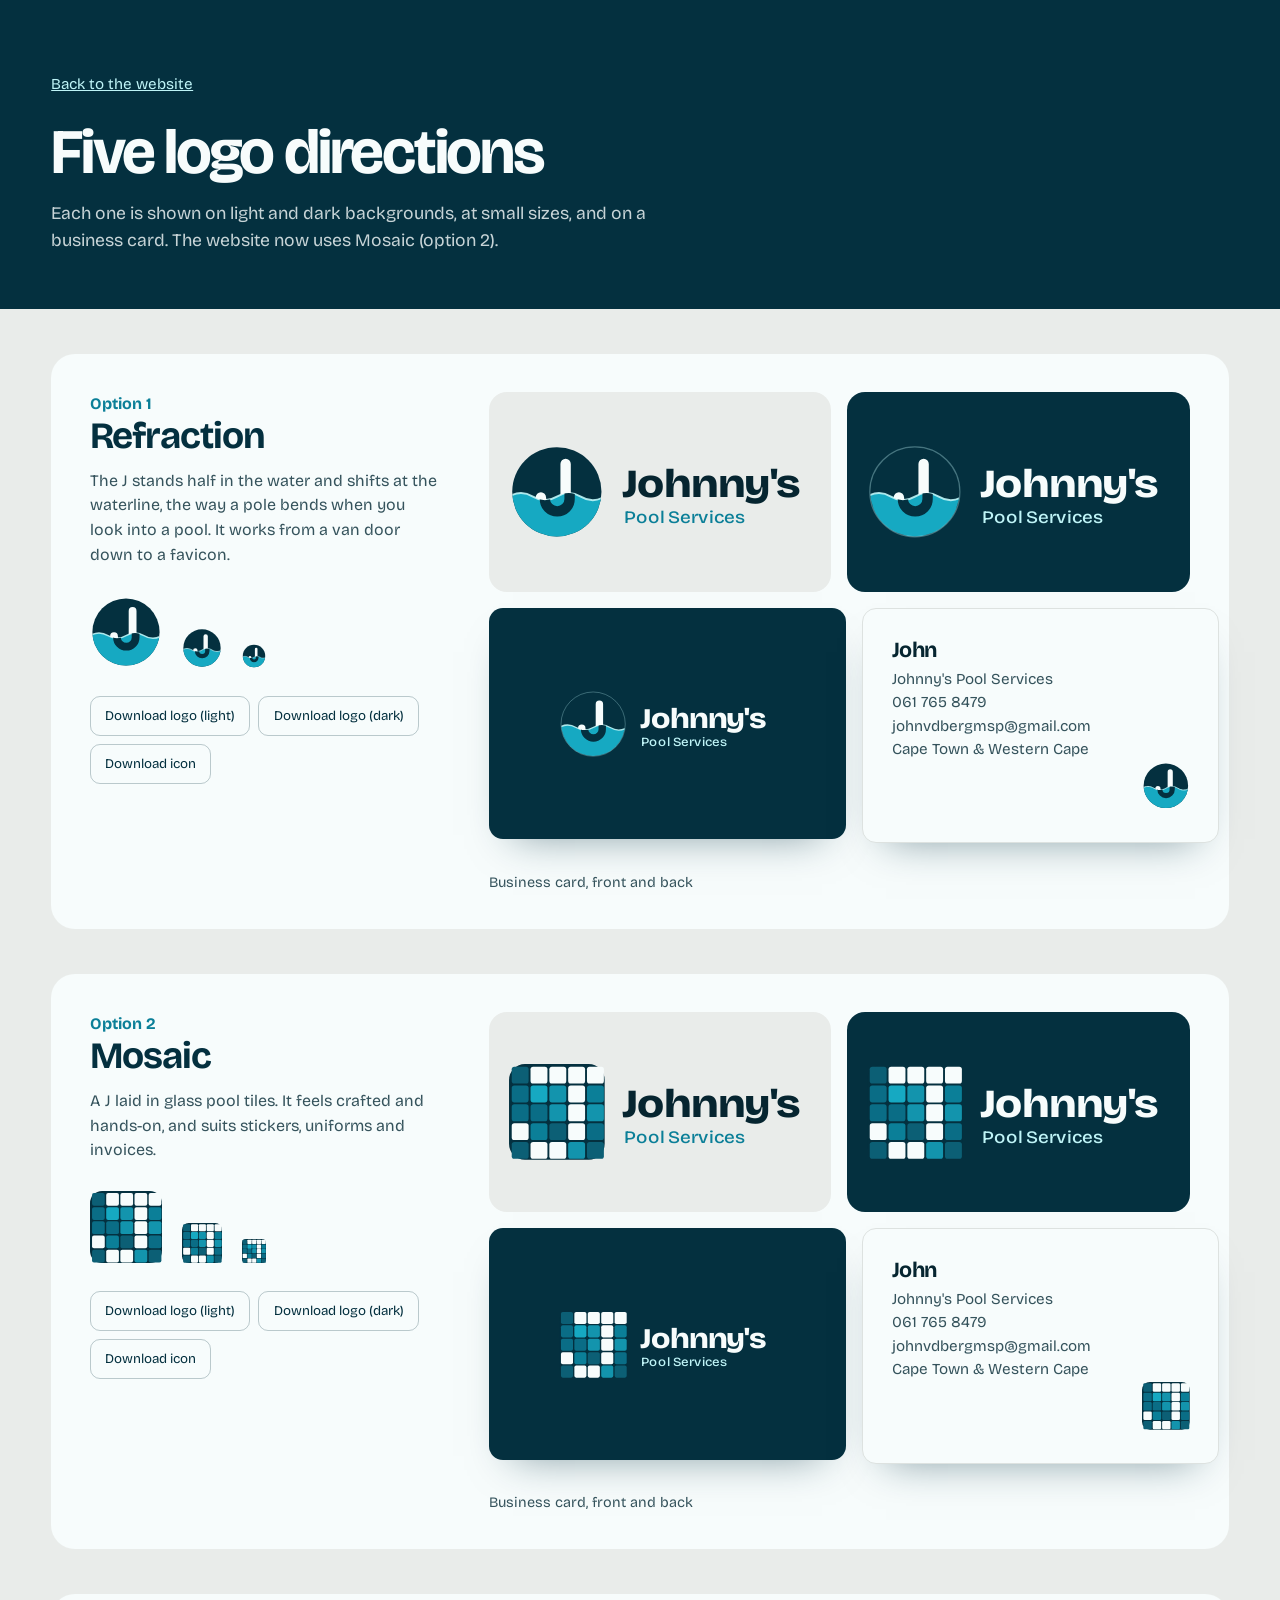
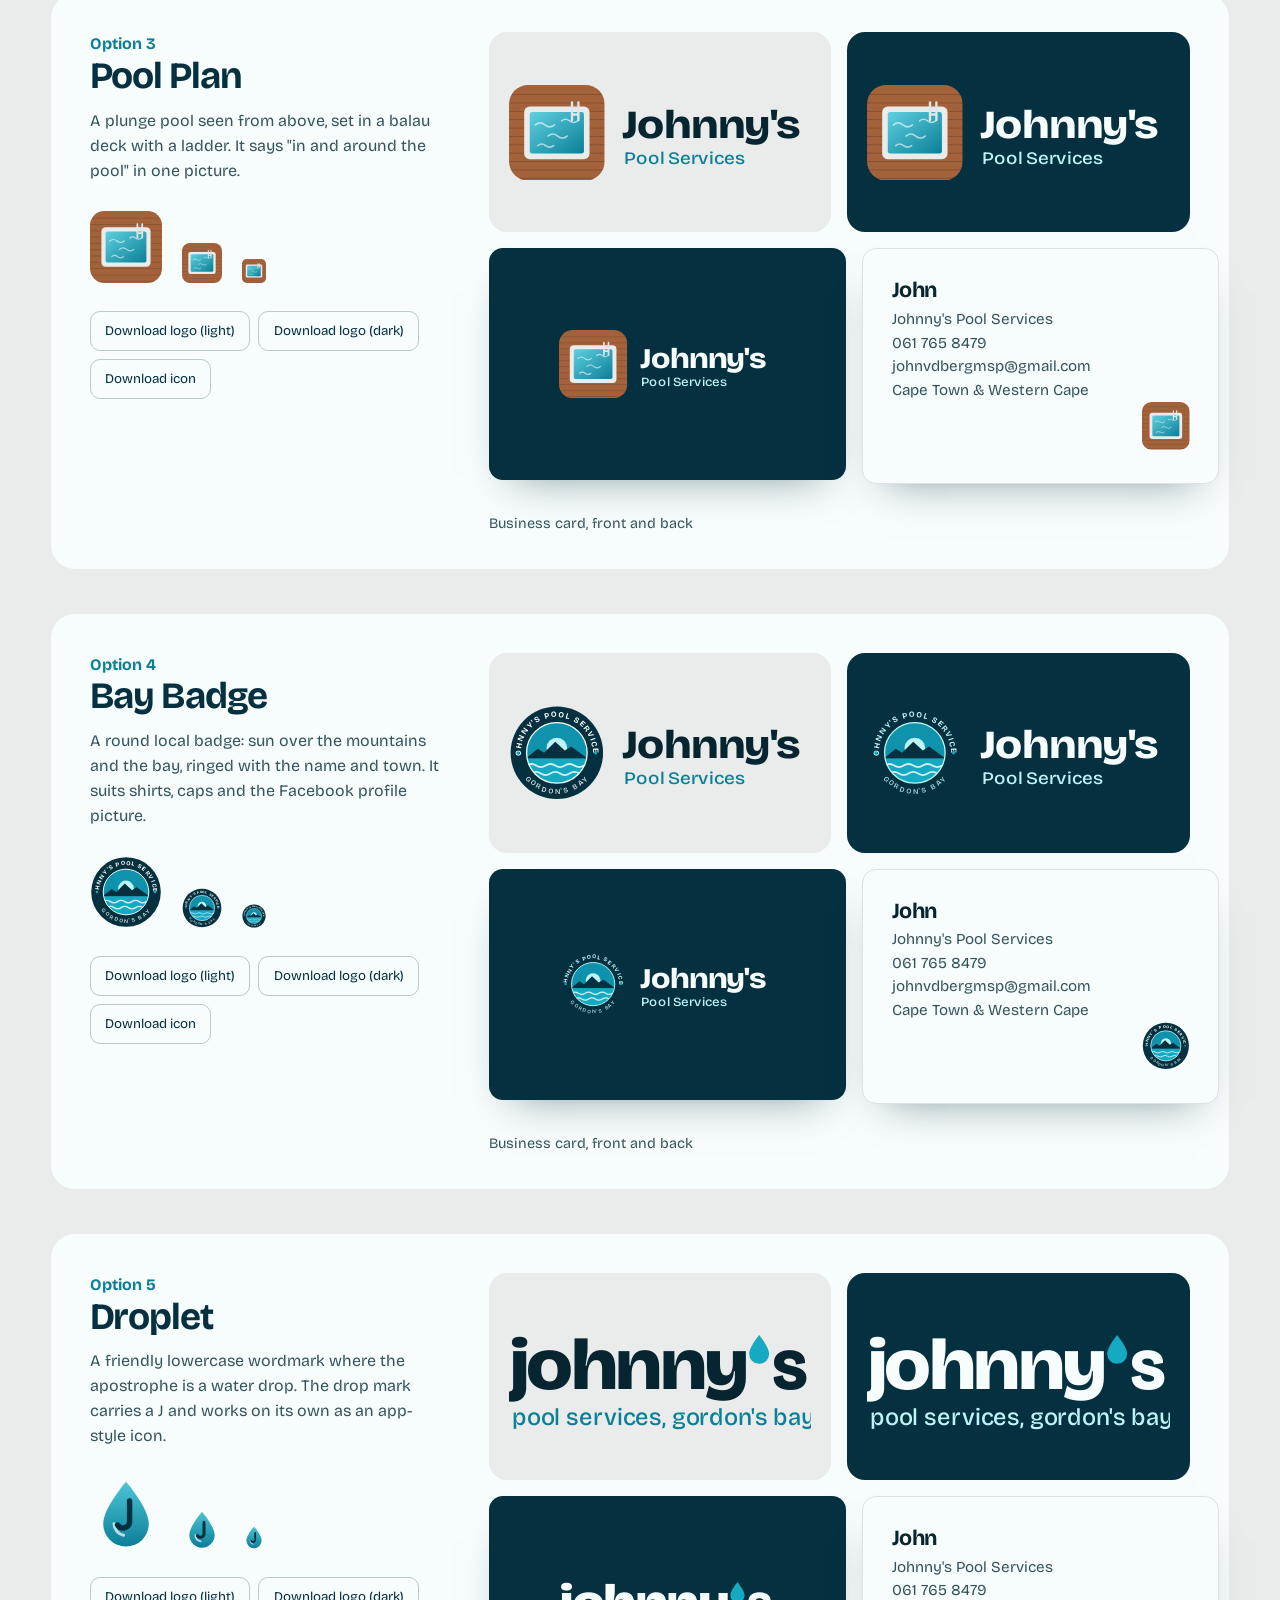
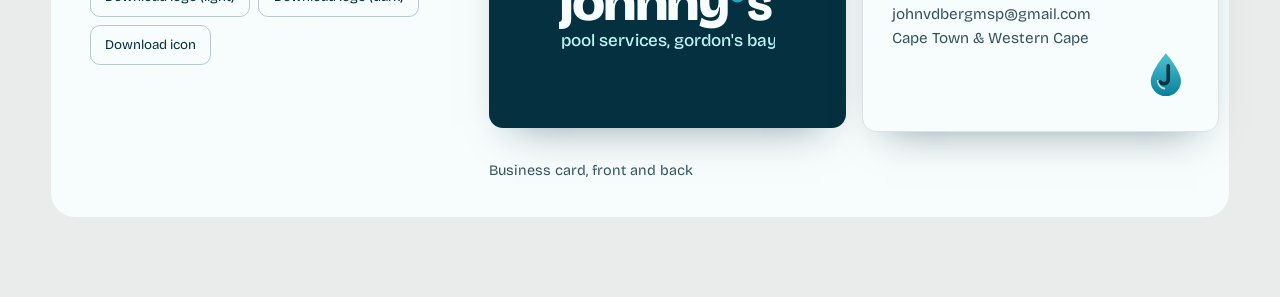
<file: logos.html>
<!doctype html>
<html lang="en-ZA">
<head>
  <meta charset="utf-8">
  <meta name="viewport" content="width=device-width, initial-scale=1">
  <title>Logo Options | Johnny's Pool Services</title>
  <meta name="robots" content="noindex, nofollow">
  <link rel="icon" href="favicon.svg" type="image/svg+xml">
  <link rel="preconnect" href="https://fonts.googleapis.com">
  <link rel="preconnect" href="https://fonts.gstatic.com" crossorigin>
  <link href="https://fonts.googleapis.com/css2?family=Bricolage+Grotesque:opsz,wdth,wght@12..96,75..100,300..800&display=swap" rel="stylesheet">
  <style>
    :root { --abyss:#04303f; --mosaic:#16a9c2; --mosaic-deep:#0b7f98; --glint:#bff4f7; --coping:#e9ecea; --ink:#062530; --ink-soft:#35535c; --white:#f7fcfc; }
    * { box-sizing: border-box; }
    body { margin: 0; font-family: 'Bricolage Grotesque', 'Segoe UI', sans-serif; color: var(--ink); background: var(--coping); line-height: 1.55; -webkit-font-smoothing: antialiased; }
    a { color: inherit; }
    :focus-visible { outline: 3px solid var(--mosaic); outline-offset: 3px; border-radius: 6px; }
    header { background: var(--abyss); color: var(--white); padding: clamp(3rem, 8vh, 5rem) clamp(1rem, 4vw, 3.5rem) clamp(2.5rem, 6vh, 4rem); }
    header a { font-size: .95rem; color: var(--glint); }
    h1 { margin: 1.5rem 0 0; font-size: clamp(2.2rem, 1.4rem + 3.2vw, 4.2rem); line-height: 1; letter-spacing: -.035em; font-variation-settings: 'opsz' 96; }
    header p { margin: 1rem 0 0; max-width: 38rem; color: rgba(247,252,252,.8); font-size: 1.1rem; }
    main { padding: clamp(2rem, 5vh, 4rem) clamp(1rem, 4vw, 3.5rem) 5rem; display: grid; gap: clamp(2rem, 5vh, 3.5rem); }
    .concept { background: var(--white); border-radius: 24px; padding: clamp(1.25rem, 3vw, 2.5rem); display: grid; grid-template-columns: minmax(0, 1fr) minmax(0, 2fr); gap: clamp(1.5rem, 4vw, 3rem); }
    .concept h2 { margin: 0; font-size: clamp(1.6rem, 1.2rem + 1.4vw, 2.35rem); letter-spacing: -.03em; line-height: 1.05; color: var(--abyss); }
    .concept .num { font-weight: 700; color: var(--mosaic-deep); font-size: 1rem; }
    .concept p { margin: .8rem 0 0; color: var(--ink-soft); max-width: 26rem; }
    .sizes { display: flex; align-items: flex-end; gap: 1.25rem; margin-top: 1.75rem; }
    .sizes svg { flex: none; }
    .downloads { display: flex; flex-wrap: wrap; gap: .5rem; margin-top: 1.75rem; }
    .downloads button { font: 600 .9rem/1 inherit; font-family: inherit; min-height: 40px; padding: 0 .9rem; border-radius: 10px; border: 1.5px solid rgba(4,48,63,.25); background: transparent; color: var(--abyss); cursor: pointer; }
    .downloads button:hover { border-color: var(--abyss); }
    .panels { display: grid; grid-template-columns: 1fr 1fr; gap: 1rem; }
    .panel { border-radius: 18px; display: grid; place-items: center; padding: clamp(1.5rem, 4vw, 3rem) 1.25rem; min-height: 200px; }
    .panel.light { background: var(--coping); }
    .panel.dark { background: var(--abyss); }
    .panel svg { width: 100%; max-width: 360px; height: auto; }
    .card-row { grid-column: 1 / -1; display: grid; grid-template-columns: 1fr 1fr; gap: 1rem; }
    .bizcard { aspect-ratio: 85 / 55; border-radius: 14px; padding: 7% 8%; display: flex; flex-direction: column; justify-content: space-between; box-shadow: 0 20px 40px -24px rgba(4,48,63,.5); }
    .bizcard.front { background: var(--abyss); justify-content: center; align-items: center; }
    .bizcard.front svg { width: 72%; height: auto; }
    .bizcard.back { background: var(--white); border: 1px solid #dde2e0; color: var(--ink); }
    .bizcard.back strong { font-size: clamp(1rem, .8rem + .9vw, 1.35rem); letter-spacing: -.02em; }
    .bizcard.back span { display: block; color: var(--ink-soft); font-size: clamp(.8rem, .7rem + .35vw, .95rem); }
    .bizcard.back .mini { width: 16%; align-self: flex-end; }
    .card-caption { grid-column: 1 / -1; margin: 0; font-size: .9rem; color: var(--ink-soft); }
    @media (max-width: 900px) { .concept { grid-template-columns: 1fr; } }
    @media (max-width: 560px) { .panels, .card-row { grid-template-columns: 1fr; } }
  </style>
</head>
<body>
  <header>
    <a href="index.html">Back to the website</a>
    <h1>Five logo directions</h1>
    <p>Each one is shown on light and dark backgrounds, at small sizes, and on a business card. The website now uses Mosaic (option 2).</p>
  </header>
  <main id="concepts"></main>

  <script type="module">
    import { LOGOS, svgDoc } from './js/logos-data.js?v=3';
    const root = document.getElementById('concepts');

    const download = (name, svg) => {
      const blob = new Blob([svg], { type: 'image/svg+xml' });
      const a = Object.assign(document.createElement('a'), { href: URL.createObjectURL(blob), download: name });
      a.click();
      setTimeout(() => URL.revokeObjectURL(a.href), 1000);
    };

    LOGOS.forEach((logo, i) => {
      const el = document.createElement('section');
      el.className = 'concept';
      el.setAttribute('aria-labelledby', `h-${logo.id}`);
      const sizes = [72, 40, 24].map((s) => svgDoc(logo.mark('light'), '0 0 120 120').replace('<svg ', `<svg width="${s}" height="${s}" `)).join('');
      el.innerHTML = `
        <div>
          <span class="num">Option ${i + 1}</span>
          <h2 id="h-${logo.id}">${logo.name}</h2>
          <p>${logo.idea}</p>
          <div class="sizes" aria-label="${logo.name} mark at 72, 40 and 24 pixels">${sizes}</div>
          <div class="downloads">
            <button data-kind="lockup-light">Download logo (light)</button>
            <button data-kind="lockup-dark">Download logo (dark)</button>
            <button data-kind="mark">Download icon</button>
          </div>
        </div>
        <div class="panels">
          <div class="panel light">${svgDoc(logo.lockup('light'), logo.lockupBox, { title: `${logo.name} logo on light` })}</div>
          <div class="panel dark">${svgDoc(logo.lockup('dark'), logo.lockupBox, { title: `${logo.name} logo on dark` })}</div>
          <div class="card-row">
            <div class="bizcard front">${svgDoc(logo.lockup('dark'), logo.lockupBox, { title: '' })}</div>
            <div class="bizcard back">
              <div><strong>John</strong><span>Johnny's Pool Services</span></div>
              <div><span>061 765 8479</span><span>johnvdbergmsp@gmail.com</span><span>Cape Town &amp; Western Cape</span></div>
              <div class="mini">${svgDoc(logo.mark('light'), '0 0 120 120', { title: '' })}</div>
            </div>
            <p class="card-caption">Business card, front and back</p>
          </div>
        </div>`;
      el.querySelectorAll('button').forEach((b) => b.addEventListener('click', () => {
        const k = b.dataset.kind;
        if (k === 'mark') download(`johnnys-${logo.id}-icon.svg`, svgDoc(logo.mark('light'), '0 0 120 120', { standalone: true, title: logo.name }));
        else {
          const t = k.endsWith('dark') ? 'dark' : 'light';
          download(`johnnys-${logo.id}-logo-${t}.svg`, svgDoc(logo.lockup(t), logo.lockupBox, { standalone: true, title: logo.name }));
        }
      }));
      root.appendChild(el);
    });
  </script>
</body>
</html>
</file>
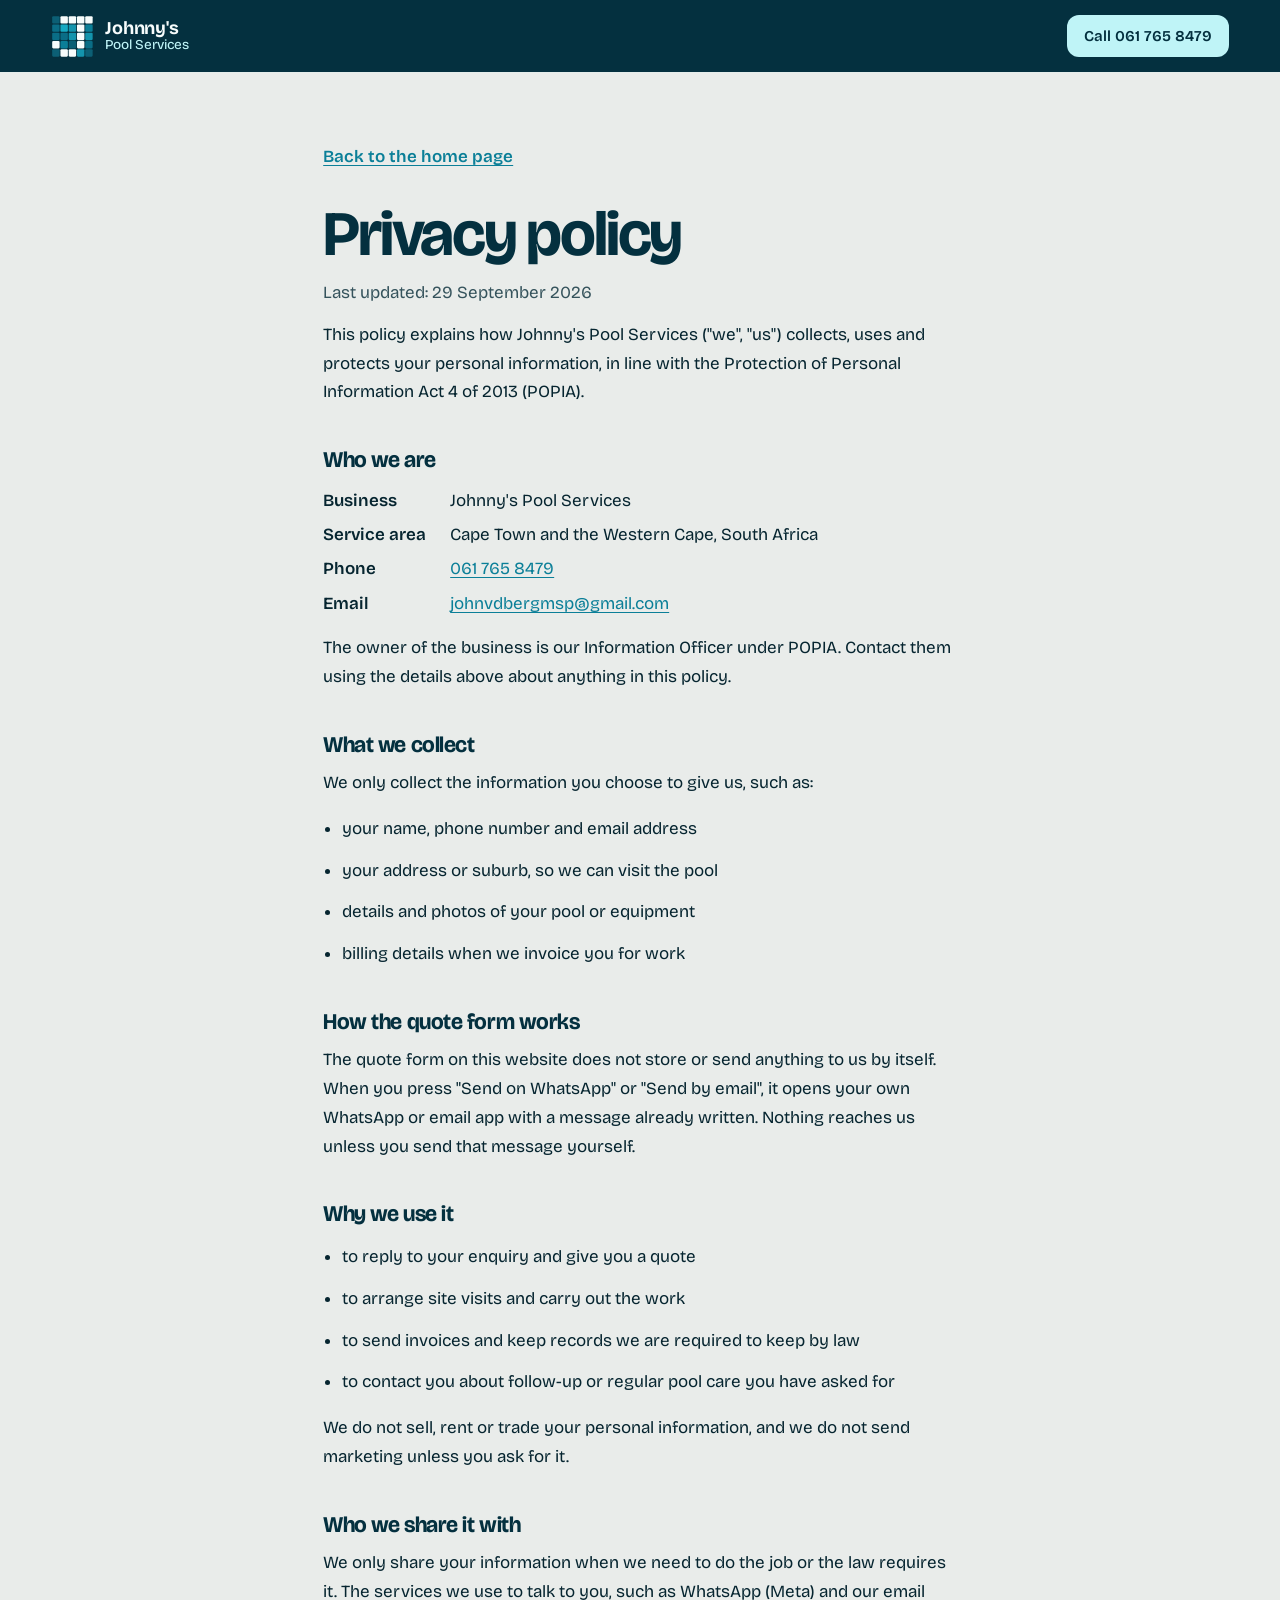
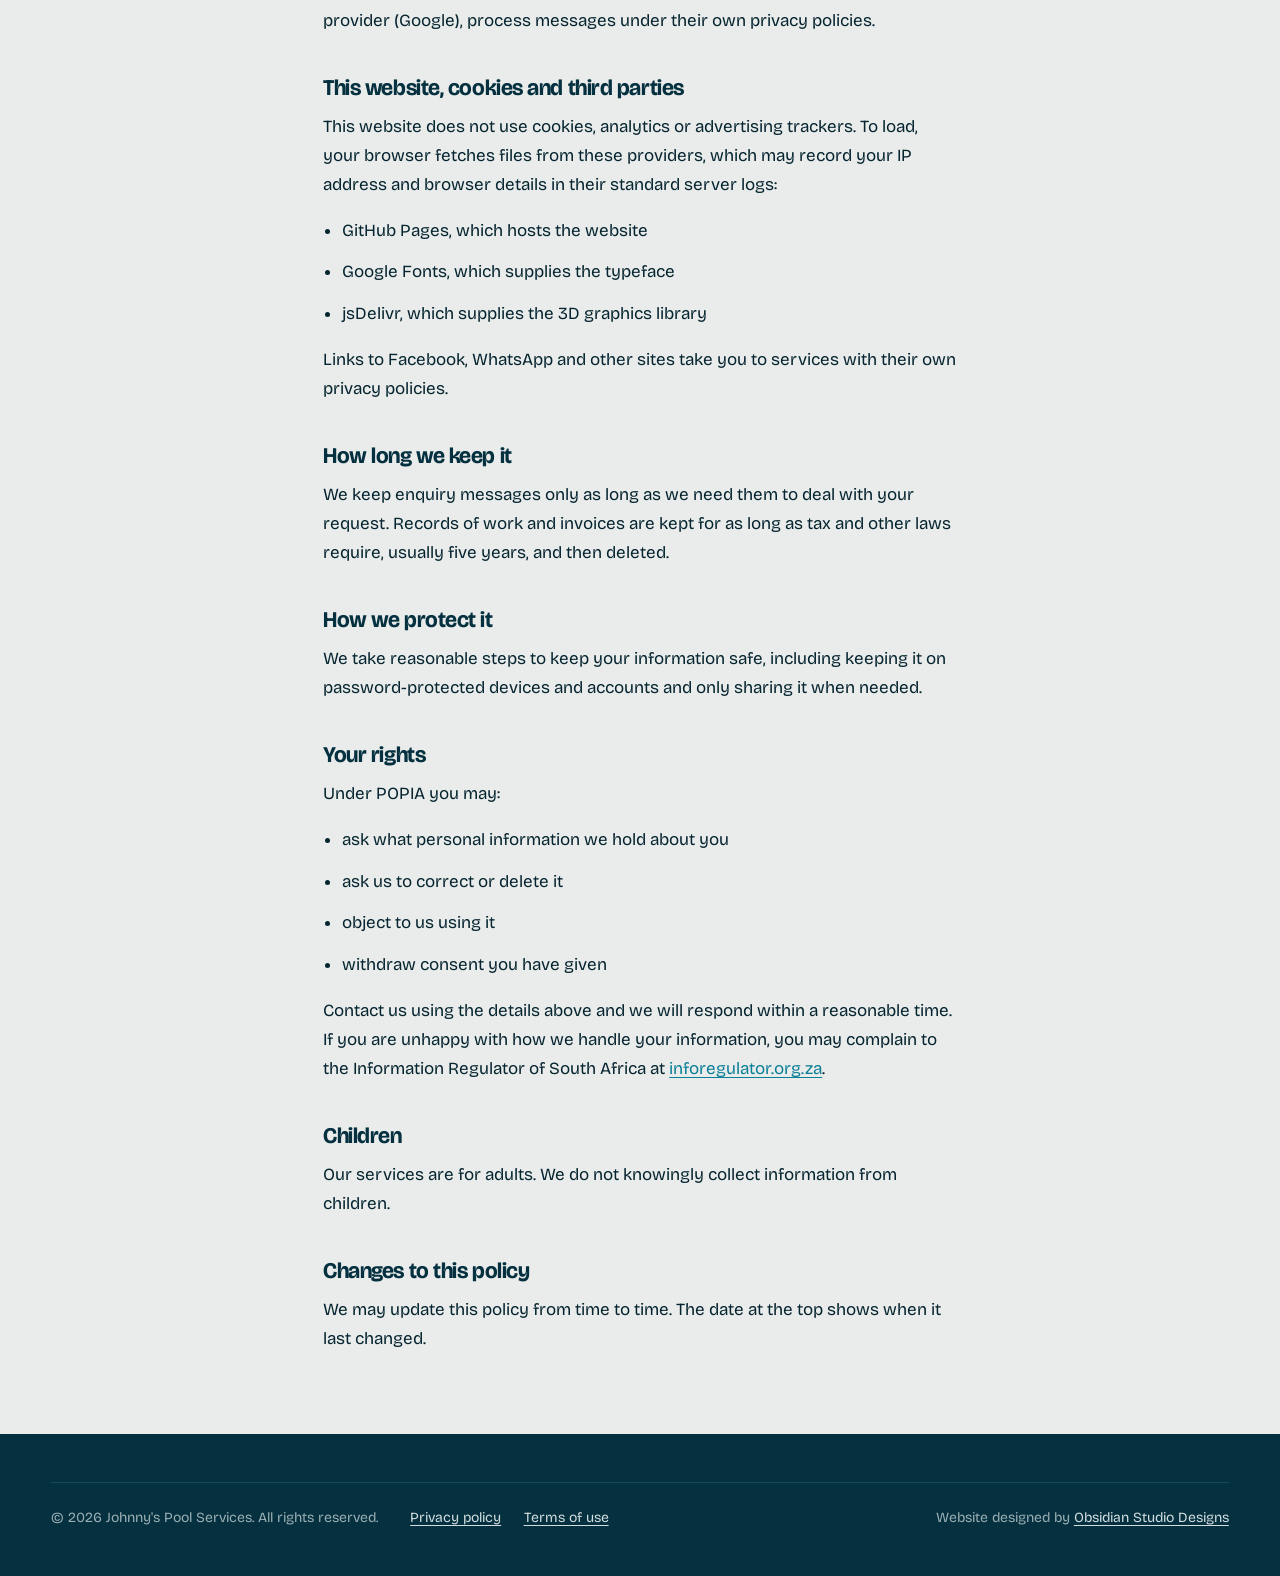
<file: privacy.html>
<!doctype html>
<html lang="en-ZA">
<head>
  <meta charset="utf-8">
  <meta name="viewport" content="width=device-width, initial-scale=1, viewport-fit=cover">
  <title>Privacy Policy | Johnny's Pool Services, Cape Town &amp; Western Cape</title>
  <meta name="description" content="How Johnny's Pool Services collects, uses and protects your personal information under the Protection of Personal Information Act (POPIA).">
  <link rel="canonical" href="https://www.johnnyspoolservices.co.za/privacy.html">
  <meta name="theme-color" content="#04303f">
  <link rel="icon" href="favicon.svg" type="image/svg+xml">
  <link rel="apple-touch-icon" href="assets/brand/apple-touch-icon.png">
  <meta property="og:title" content="Privacy Policy | Johnny's Pool Services">
  <meta property="og:image" content="https://www.johnnyspoolservices.co.za/assets/brand/og-image.jpg">
  <link rel="preconnect" href="https://fonts.googleapis.com">
  <link rel="preconnect" href="https://fonts.gstatic.com" crossorigin>
  <link href="https://fonts.googleapis.com/css2?family=Bricolage+Grotesque:opsz,wdth,wght@12..96,75..100,300..800&display=swap" rel="stylesheet">
  <link rel="stylesheet" href="css/styles.css?v=7">
</head>
<body class="legal-page">
  <header class="site-header is-solid">
    <a class="brand" href="./" aria-label="Johnny's Pool Services home page">
      <img class="brand-mark" src="favicon.svg" alt="" width="42" height="42">
      <span class="brand-name">Johnny's <span>Pool Services</span></span>
    </a>
    <a class="btn btn-small btn-light" href="tel:+27617658479">Call 061 765 8479</a>
  </header>

  <main class="legal-main">
    <a class="back-link" href="./">Back to the home page</a>
    <h1>Privacy policy</h1>
    <p class="updated">Last updated: 29 September 2026</p>

    <p>This policy explains how Johnny's Pool Services ("we", "us") collects, uses and protects your personal information, in line with the Protection of Personal Information Act 4 of 2013 (POPIA).</p>

    <h2>Who we are</h2>
    <dl>
      <dt>Business</dt><dd>Johnny's Pool Services</dd>
      <dt>Service area</dt><dd>Cape Town and the Western Cape, South Africa</dd>
      <dt>Phone</dt><dd><a href="tel:+27617658479">061 765 8479</a></dd>
      <dt>Email</dt><dd><a href="mailto:johnvdbergmsp@gmail.com">johnvdbergmsp@gmail.com</a></dd>
    </dl>
    <p>The owner of the business is our Information Officer under POPIA. Contact them using the details above about anything in this policy.</p>

    <h2>What we collect</h2>
    <p>We only collect the information you choose to give us, such as:</p>
    <ul>
      <li>your name, phone number and email address</li>
      <li>your address or suburb, so we can visit the pool</li>
      <li>details and photos of your pool or equipment</li>
      <li>billing details when we invoice you for work</li>
    </ul>

    <h2>How the quote form works</h2>
    <p>The quote form on this website does not store or send anything to us by itself. When you press "Send on WhatsApp" or "Send by email", it opens your own WhatsApp or email app with a message already written. Nothing reaches us unless you send that message yourself.</p>

    <h2>Why we use it</h2>
    <ul>
      <li>to reply to your enquiry and give you a quote</li>
      <li>to arrange site visits and carry out the work</li>
      <li>to send invoices and keep records we are required to keep by law</li>
      <li>to contact you about follow-up or regular pool care you have asked for</li>
    </ul>
    <p>We do not sell, rent or trade your personal information, and we do not send marketing unless you ask for it.</p>

    <h2>Who we share it with</h2>
    <p>We only share your information when we need to do the job or the law requires it. The services we use to talk to you, such as WhatsApp (Meta) and our email provider (Google), process messages under their own privacy policies.</p>

    <h2>This website, cookies and third parties</h2>
    <p>This website does not use cookies, analytics or advertising trackers. To load, your browser fetches files from these providers, which may record your IP address and browser details in their standard server logs:</p>
    <ul>
      <li>GitHub Pages, which hosts the website</li>
      <li>Google Fonts, which supplies the typeface</li>
      <li>jsDelivr, which supplies the 3D graphics library</li>
    </ul>
    <p>Links to Facebook, WhatsApp and other sites take you to services with their own privacy policies.</p>

    <h2>How long we keep it</h2>
    <p>We keep enquiry messages only as long as we need them to deal with your request. Records of work and invoices are kept for as long as tax and other laws require, usually five years, and then deleted.</p>

    <h2>How we protect it</h2>
    <p>We take reasonable steps to keep your information safe, including keeping it on password-protected devices and accounts and only sharing it when needed.</p>

    <h2>Your rights</h2>
    <p>Under POPIA you may:</p>
    <ul>
      <li>ask what personal information we hold about you</li>
      <li>ask us to correct or delete it</li>
      <li>object to us using it</li>
      <li>withdraw consent you have given</li>
    </ul>
    <p>Contact us using the details above and we will respond within a reasonable time. If you are unhappy with how we handle your information, you may complain to the Information Regulator of South Africa at <a href="https://inforegulator.org.za" target="_blank" rel="noopener">inforegulator.org.za</a>.</p>

    <h2>Children</h2>
    <p>Our services are for adults. We do not knowingly collect information from children.</p>

    <h2>Changes to this policy</h2>
    <p>We may update this policy from time to time. The date at the top shows when it last changed.</p>
  </main>

  <footer class="site-footer">
    <div class="footer-legal">
      <p>© <span>2026</span> Johnny's Pool Services. All rights reserved.</p>
      <nav class="legal-links" aria-label="Legal">
        <a href="privacy.html" aria-current="page">Privacy policy</a>
        <a href="terms.html">Terms of use</a>
      </nav>
      <p class="credit">Website designed by <a href="https://obsidianstudiodesigns.co.za/" target="_blank" rel="noopener">Obsidian Studio Designs</a></p>
    </div>
  </footer>
</body>
</html>
</file>
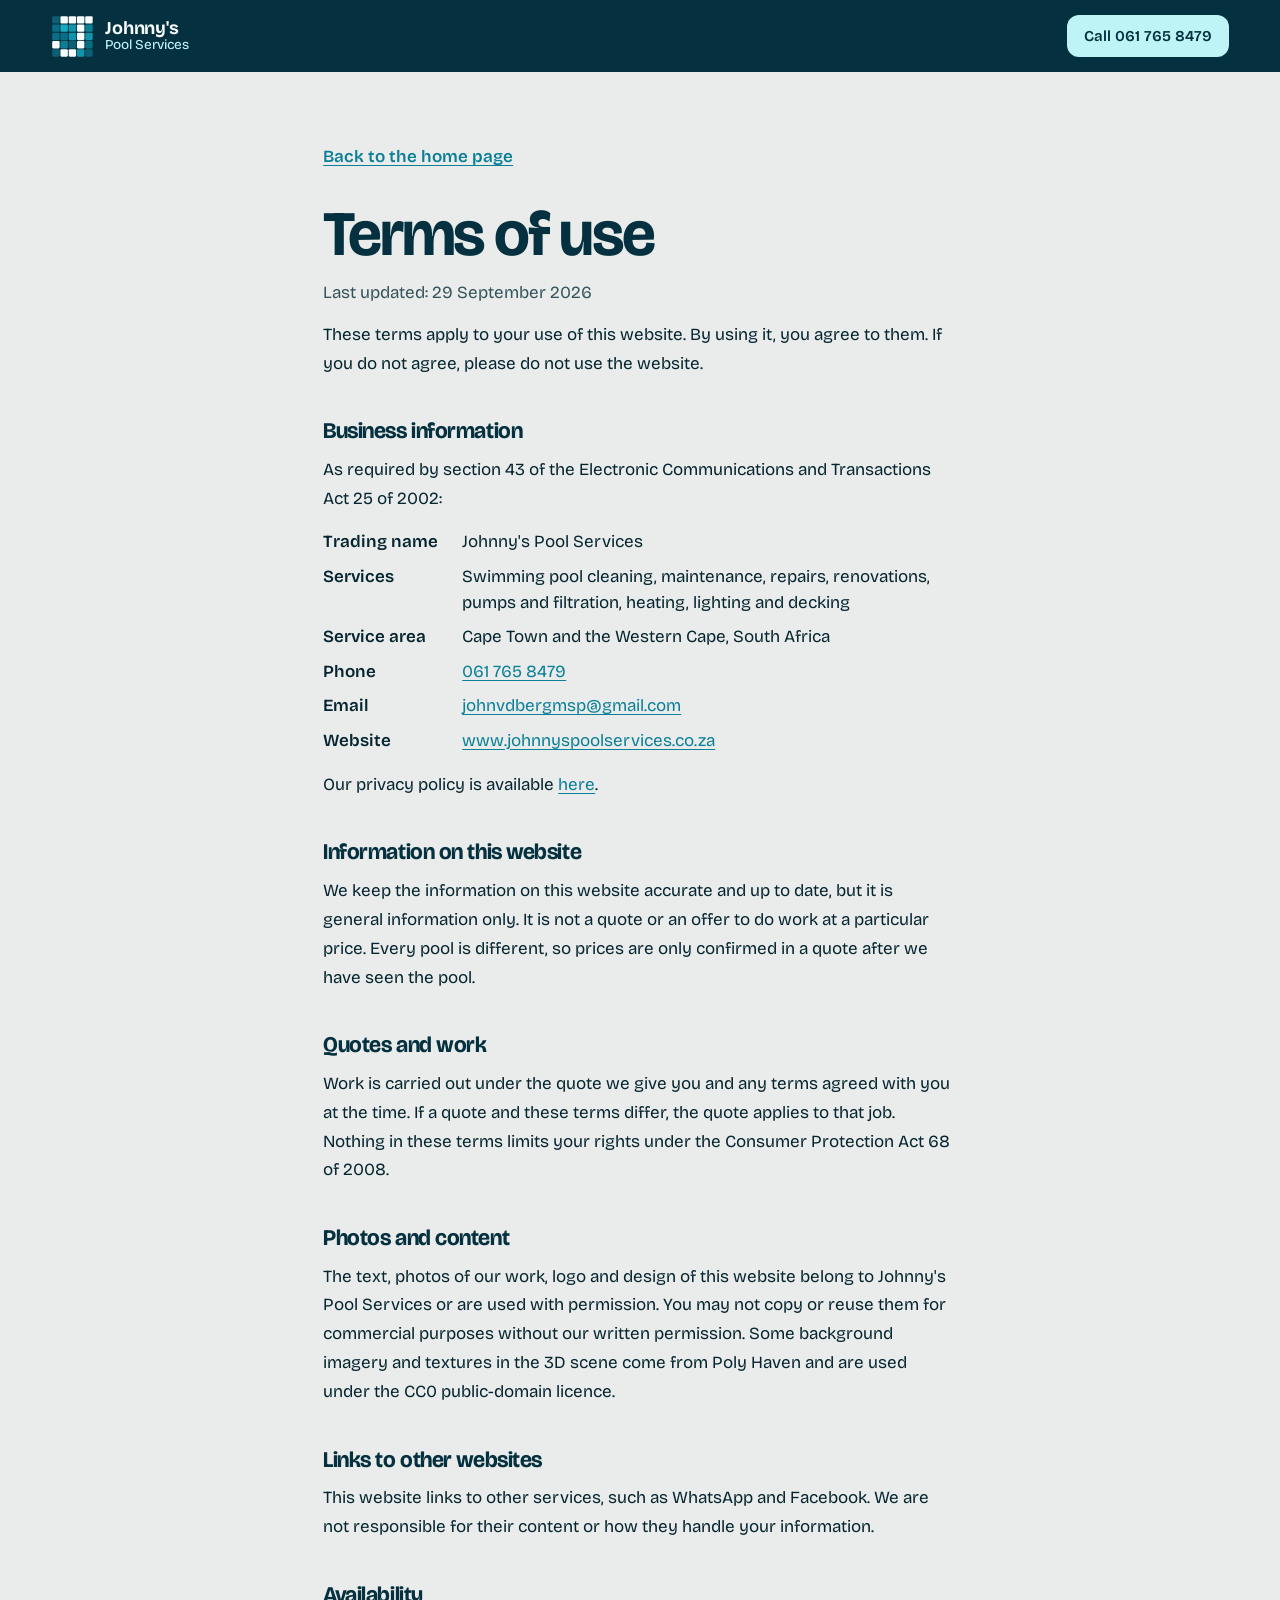
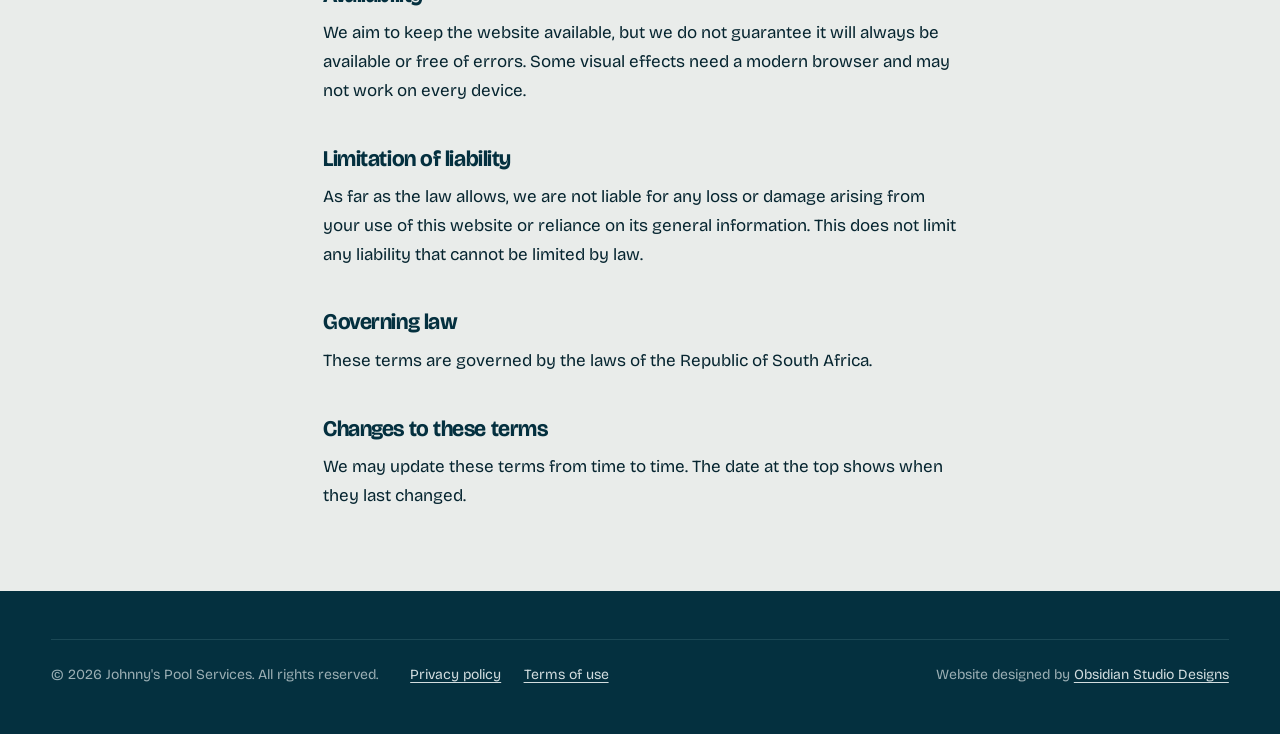
<file: terms.html>
<!doctype html>
<html lang="en-ZA">
<head>
  <meta charset="utf-8">
  <meta name="viewport" content="width=device-width, initial-scale=1, viewport-fit=cover">
  <title>Terms of Use | Johnny's Pool Services, Cape Town &amp; Western Cape</title>
  <meta name="description" content="Terms of use for the Johnny's Pool Services website, including the business information required by the Electronic Communications and Transactions Act.">
  <link rel="canonical" href="https://www.johnnyspoolservices.co.za/terms.html">
  <meta name="theme-color" content="#04303f">
  <link rel="icon" href="favicon.svg" type="image/svg+xml">
  <link rel="apple-touch-icon" href="assets/brand/apple-touch-icon.png">
  <meta property="og:title" content="Terms of Use | Johnny's Pool Services">
  <meta property="og:image" content="https://www.johnnyspoolservices.co.za/assets/brand/og-image.jpg">
  <link rel="preconnect" href="https://fonts.googleapis.com">
  <link rel="preconnect" href="https://fonts.gstatic.com" crossorigin>
  <link href="https://fonts.googleapis.com/css2?family=Bricolage+Grotesque:opsz,wdth,wght@12..96,75..100,300..800&display=swap" rel="stylesheet">
  <link rel="stylesheet" href="css/styles.css?v=7">
</head>
<body class="legal-page">
  <header class="site-header is-solid">
    <a class="brand" href="./" aria-label="Johnny's Pool Services home page">
      <img class="brand-mark" src="favicon.svg" alt="" width="42" height="42">
      <span class="brand-name">Johnny's <span>Pool Services</span></span>
    </a>
    <a class="btn btn-small btn-light" href="tel:+27617658479">Call 061 765 8479</a>
  </header>

  <main class="legal-main">
    <a class="back-link" href="./">Back to the home page</a>
    <h1>Terms of use</h1>
    <p class="updated">Last updated: 29 September 2026</p>

    <p>These terms apply to your use of this website. By using it, you agree to them. If you do not agree, please do not use the website.</p>

    <h2>Business information</h2>
    <p>As required by section 43 of the Electronic Communications and Transactions Act 25 of 2002:</p>
    <dl>
      <dt>Trading name</dt><dd>Johnny's Pool Services</dd>
      <dt>Services</dt><dd>Swimming pool cleaning, maintenance, repairs, renovations, pumps and filtration, heating, lighting and decking</dd>
      <dt>Service area</dt><dd>Cape Town and the Western Cape, South Africa</dd>
      <dt>Phone</dt><dd><a href="tel:+27617658479">061 765 8479</a></dd>
      <dt>Email</dt><dd><a href="mailto:johnvdbergmsp@gmail.com">johnvdbergmsp@gmail.com</a></dd>
      <dt>Website</dt><dd><a href="https://www.johnnyspoolservices.co.za/">www.johnnyspoolservices.co.za</a></dd>
    </dl>
    <p>Our privacy policy is available <a href="privacy.html">here</a>.</p>

    <h2>Information on this website</h2>
    <p>We keep the information on this website accurate and up to date, but it is general information only. It is not a quote or an offer to do work at a particular price. Every pool is different, so prices are only confirmed in a quote after we have seen the pool.</p>

    <h2>Quotes and work</h2>
    <p>Work is carried out under the quote we give you and any terms agreed with you at the time. If a quote and these terms differ, the quote applies to that job. Nothing in these terms limits your rights under the Consumer Protection Act 68 of 2008.</p>

    <h2>Photos and content</h2>
    <p>The text, photos of our work, logo and design of this website belong to Johnny's Pool Services or are used with permission. You may not copy or reuse them for commercial purposes without our written permission. Some background imagery and textures in the 3D scene come from Poly Haven and are used under the CC0 public-domain licence.</p>

    <h2>Links to other websites</h2>
    <p>This website links to other services, such as WhatsApp and Facebook. We are not responsible for their content or how they handle your information.</p>

    <h2>Availability</h2>
    <p>We aim to keep the website available, but we do not guarantee it will always be available or free of errors. Some visual effects need a modern browser and may not work on every device.</p>

    <h2>Limitation of liability</h2>
    <p>As far as the law allows, we are not liable for any loss or damage arising from your use of this website or reliance on its general information. This does not limit any liability that cannot be limited by law.</p>

    <h2>Governing law</h2>
    <p>These terms are governed by the laws of the Republic of South Africa.</p>

    <h2>Changes to these terms</h2>
    <p>We may update these terms from time to time. The date at the top shows when they last changed.</p>
  </main>

  <footer class="site-footer">
    <div class="footer-legal">
      <p>© <span>2026</span> Johnny's Pool Services. All rights reserved.</p>
      <nav class="legal-links" aria-label="Legal">
        <a href="privacy.html">Privacy policy</a>
        <a href="terms.html" aria-current="page">Terms of use</a>
      </nav>
      <p class="credit">Website designed by <a href="https://obsidianstudiodesigns.co.za/" target="_blank" rel="noopener">Obsidian Studio Designs</a></p>
    </div>
  </footer>
</body>
</html>
</file>
<file: css/styles.css>
/* Johnny's Pool Services
   Palette taken from the pool itself: deep water, glass mosaic, a glint of sun,
   sandstone coping and a touch of balau timber. */
:root {
  --abyss: #04303f;
  --abyss-2: #073c4d;
  --mosaic: #16a9c2;
  --mosaic-deep: #0b7f98;
  --glint: #bff4f7;
  --coping: #e9ecea;
  --coping-2: #dde2e0;
  --balau: #a4623b;
  --ink: #062530;
  --ink-soft: #35535c;
  --white: #f7fcfc;

  --font: 'Bricolage Grotesque', 'Segoe UI', system-ui, sans-serif;
  /* perfect-fourth scale from a 17px body */
  --t-sm: 0.875rem;
  --t-body: 1.0625rem;
  --t-md: 1.4rem;
  --t-lg: clamp(1.6rem, 1.2rem + 1.4vw, 2.35rem);
  --t-xl: clamp(2.2rem, 1.4rem + 3.2vw, 4.2rem);
  --t-hero: min(clamp(3.1rem, 1.2rem + 7.4vw, 8.6rem), 13.5vh);

  --gutter: clamp(1rem, 4vw, 3.5rem);
  --header-h: 72px;
  --ease-out: cubic-bezier(0.22, 1, 0.36, 1);
}

*, *::before, *::after { box-sizing: border-box; }
html { -webkit-text-size-adjust: 100%; scroll-behavior: smooth; scroll-padding-top: var(--header-h); }
body {
  margin: 0;
  font-family: var(--font);
  font-size: var(--t-body);
  line-height: 1.55;
  font-variation-settings: 'opsz' 16;
  color: var(--ink);
  background: var(--abyss);
  -webkit-font-smoothing: antialiased;
  text-rendering: optimizeLegibility;
}
img, svg, canvas { display: block; max-width: 100%; }
h1, h2, h3 { margin: 0; font-weight: 700; font-variation-settings: 'opsz' 96; line-height: 1.02; letter-spacing: -0.025em; }
p { margin: 0; }
a { color: inherit; }
:focus-visible { outline: 3px solid var(--mosaic); outline-offset: 3px; border-radius: 6px; }

.skip {
  position: absolute; left: 1rem; top: -4rem; z-index: 100;
  background: var(--glint); color: var(--abyss); padding: .6rem 1rem; border-radius: 10px; font-weight: 600;
}
.skip:focus { top: 1rem; }

/* ---------- buttons ---------- */
.btn {
  display: inline-flex; align-items: center; justify-content: center; gap: .5rem;
  min-height: 52px; padding: 0 1.4rem;
  border-radius: 14px; border: 1.5px solid transparent;
  font: 600 1rem/1 var(--font); text-decoration: none; cursor: pointer;
  transition: transform .25s var(--ease-out), background-color .25s, border-color .25s, color .25s;
  -webkit-tap-highlight-color: transparent;
}
.btn:active { transform: scale(.97); }
.btn-small { min-height: 42px; padding: 0 1rem; font-size: .9375rem; border-radius: 12px; }
.btn-light { background: var(--glint); color: var(--abyss); }
.btn-ghost { color: var(--white); border-color: rgba(247, 252, 252, .45); background: rgba(4, 48, 63, .18); backdrop-filter: blur(6px); }
.btn-dark { background: var(--abyss); color: var(--white); }
.btn-outline { color: var(--abyss); border-color: rgba(4, 48, 63, .35); background: transparent; }
@media (hover: hover) {
  .btn-light:hover { background: #fff; }
  .btn-ghost:hover { border-color: var(--white); background: rgba(4, 48, 63, .35); }
  .btn-dark:hover { background: var(--abyss-2); }
  .btn-outline:hover { border-color: var(--abyss); }
}

/* ---------- header ---------- */
.site-header {
  position: fixed; inset: 0 0 auto; z-index: 50; height: var(--header-h);
  display: flex; align-items: center; gap: 2rem; padding: 0 var(--gutter);
  color: var(--white);
  transition: background-color .35s, backdrop-filter .35s, box-shadow .35s;
}
.site-header.is-solid { background: rgba(4, 48, 63, .82); backdrop-filter: blur(14px) saturate(1.3); box-shadow: 0 1px 0 rgba(191, 244, 247, .08); }
.brand { display: flex; align-items: center; gap: .75rem; text-decoration: none; margin-right: auto; }
.brand-mark { width: 42px; height: 42px; flex: none; }
.brand-mark svg { width: 100%; height: 100%; }
.brand-name { font-weight: 700; font-size: 1.125rem; line-height: 1.05; letter-spacing: -.01em; }
.brand-name span { display: block; font-weight: 450; font-size: .85rem; color: var(--glint); letter-spacing: 0; }
.nav { display: flex; gap: 1.75rem; }
.nav a { text-decoration: none; font-weight: 500; font-size: .96rem; opacity: .85; padding: .4rem 0; background: linear-gradient(currentColor, currentColor) 0 100% / 0 1.5px no-repeat; transition: background-size .3s var(--ease-out), opacity .2s; }
@media (hover: hover) { .nav a:hover { opacity: 1; background-size: 100% 1.5px; } }
@media (max-width: 860px) { .nav { display: none; } }
@media (max-width: 520px) {
  .brand-name span { display: none; }
  .site-header .btn-small { padding: 0 .85rem; font-size: .875rem; }
}

/* ---------- hero ---------- */
.hero {
  position: relative; min-height: 100vh; min-height: 100svh;
  display: flex; align-items: flex-end;
  overflow: hidden; background: #0b5b70; color: var(--white);
  touch-action: pan-y;
  padding-top: calc(var(--header-h) + 1.5rem);
}
.hero-water { position: absolute; inset: 0; width: 100%; height: 100%; }
.hero-water.no-webgl { background: radial-gradient(120% 90% at 60% 30%, #43bfd3, #0b6f88 60%, var(--abyss)); }
.hero-shade {
  position: absolute; inset: 0; pointer-events: none;
  background:
    linear-gradient(180deg, rgba(4, 48, 63, .55) 0%, rgba(4, 48, 63, 0) 22%),
    linear-gradient(0deg, rgba(4, 48, 63, .88) 0%, rgba(4, 48, 63, .35) 38%, rgba(4, 48, 63, 0) 62%);
}
.hero-inner { position: relative; padding: 0 var(--gutter) clamp(3rem, 9vh, 6.5rem); max-width: 1100px; pointer-events: none; }
.hero-inner a { pointer-events: auto; }
.hero-title {
  font-size: var(--t-hero); line-height: .9; letter-spacing: -.045em;
  font-variation-settings: 'opsz' 96, 'wdth' 88; font-weight: 720;
  text-shadow: 0 2px 30px rgba(4, 48, 63, .35);
}
.hero-kicker {
  display: block; margin-bottom: 1.1rem;
  font-size: clamp(1rem, .9rem + .35vw, 1.25rem); font-weight: 600; letter-spacing: 0; line-height: 1.3;
  font-variation-settings: 'opsz' 24, 'wdth' 100; color: var(--glint); text-shadow: none;
}
.hero-title .line { display: block; overflow: hidden; padding-bottom: .06em; margin-bottom: -.06em; }
.hero-title .line > span { display: inline-block; }
.hero-lede { max-width: 34rem; margin-top: 1.6rem; font-size: clamp(1.05rem, .95rem + .4vw, 1.25rem); line-height: 1.5; color: rgba(247, 252, 252, .9); }
.hero-actions { display: flex; flex-wrap: wrap; gap: .75rem; margin-top: 2rem; }
.hero-hint {
  position: absolute; right: var(--gutter); bottom: clamp(3rem, 9vh, 6.5rem);
  display: flex; align-items: center; gap: .6rem;
  font-size: var(--t-sm); color: rgba(247, 252, 252, .75); pointer-events: none;
}
.hint-dot { width: 10px; height: 10px; border-radius: 50%; border: 1.5px solid currentColor; animation: ripple 2.6s var(--ease-out) infinite; }
@keyframes ripple { 0% { box-shadow: 0 0 0 0 rgba(191, 244, 247, .6); } 100% { box-shadow: 0 0 0 16px rgba(191, 244, 247, 0); } }
@media (max-width: 860px), (hover: none) { .hero-hint { display: none; } }

/* The single orchestrated moment: the headline surfaces from the water. */
@media (prefers-reduced-motion: no-preference) {
  .hero-title .line > span { animation: surface 1.3s var(--ease-out) both; }
  .hero-title .line:nth-child(2) > span { animation-delay: .12s; }
  .hero-title .line:nth-child(3) > span { animation-delay: .24s; }
  .hero-lede, .hero-actions { animation: settle 1s var(--ease-out) .55s both; }
  .hero-actions { animation-delay: .68s; }
}
@keyframes surface {
  0% { transform: translateY(95%) skewY(4deg); filter: blur(10px); opacity: 0; }
  60% { filter: blur(0); opacity: 1; }
  100% { transform: none; filter: none; opacity: 1; }
}
@keyframes settle { from { opacity: 0; transform: translateY(12px); } to { opacity: 1; transform: none; } }

/* ---------- services + 3D tour ---------- */
.services { background: var(--abyss); color: var(--white); padding-top: clamp(5rem, 12vh, 9rem); overflow: clip; }
.services-head { padding: 0 var(--gutter); max-width: 62rem; }
.services-head h2 { font-size: var(--t-xl); letter-spacing: -.035em; }
.services-head p { margin-top: 1.25rem; max-width: 36rem; color: rgba(247, 252, 252, .75); font-size: 1.125rem; }

.tour { display: grid; grid-template-columns: minmax(0, 1.45fr) minmax(0, 1fr); margin-top: clamp(2.5rem, 6vh, 4.5rem); }
.stage { position: sticky; top: 0; height: 100vh; height: 100svh; padding: calc(var(--header-h) + 8px) 0 16px var(--gutter); }
.stage-canvas {
  position: relative; width: 100%; height: 100%;
  border-radius: 22px; overflow: hidden;
  background: var(--abyss) url('../assets/work/balau-deck-plunge-pool-1600.jpg') center / cover no-repeat;
  box-shadow: 0 30px 80px -30px rgba(0, 0, 0, .55), inset 0 0 0 1px rgba(191, 244, 247, .08);
}
.stage-canvas canvas { width: 100% !important; height: 100% !important; opacity: 0; transition: opacity 1.2s var(--ease-out); }
.stage-canvas.is-ready canvas { opacity: 1; }
.stage-canvas::after {
  content: ''; position: absolute; inset: 0; pointer-events: none; border-radius: inherit;
  background: radial-gradient(120% 95% at 50% 45%, transparent 55%, rgba(4, 30, 40, .38) 100%);
}
.stage-caption {
  position: absolute; left: calc(var(--gutter) + 18px); bottom: 34px;
  padding: .45rem .8rem; border-radius: 10px;
  background: rgba(4, 48, 63, .66); backdrop-filter: blur(10px);
  font-size: var(--t-sm); font-weight: 600; color: var(--white);
}

.svc-list { padding: 0 var(--gutter) 30vh clamp(1.5rem, 4vw, 4.5rem); }
.svc {
  min-height: 88vh; display: flex; flex-direction: column; justify-content: center;
  max-width: 30rem;
  opacity: .32; transition: opacity .5s var(--ease-out);
}
.svc.is-active { opacity: 1; }
.svc h3 { font-size: var(--t-lg); letter-spacing: -.03em; }
.svc p { margin-top: 1rem; color: rgba(247, 252, 252, .82); line-height: 1.6; }
.svc ul { list-style: none; margin: 1.4rem 0 0; padding: 0; display: grid; gap: .5rem; }
.svc li { display: flex; align-items: baseline; gap: .7rem; color: rgba(247, 252, 252, .9); }
.svc li::before { content: ''; flex: none; width: 7px; height: 7px; border-radius: 2px; background: var(--mosaic); transform: translateY(-1px); }
.svc-link {
  align-self: flex-start; margin-top: 1.8rem; padding: .35rem 0;
  color: var(--glint); font-weight: 600; text-decoration: none;
  border-bottom: 1.5px solid rgba(191, 244, 247, .4); transition: border-color .2s;
}
@media (hover: hover) { .svc-link:hover { border-color: var(--glint); } }

@media (max-width: 900px) {
  .tour { grid-template-columns: 1fr; }
  .stage { top: var(--header-h); height: 46svh; padding: 0 var(--gutter) 12px; z-index: 2; background: var(--abyss); }
  .stage-canvas { border-radius: 16px; }
  .stage-caption { left: calc(var(--gutter) + 12px); bottom: 24px; }
  .svc-list { padding: 1rem var(--gutter) 20vh; }
  .svc { min-height: 62svh; justify-content: flex-start; padding-top: 2.5rem; }
}

/* ---------- our work ---------- */
.work { background: var(--abyss-2); color: var(--white); padding: clamp(5rem, 12vh, 8.5rem) var(--gutter); }
.work-head { display: flex; flex-wrap: wrap; align-items: flex-end; justify-content: space-between; gap: 1rem 3rem; }
.work-head h2 { font-size: var(--t-xl); letter-spacing: -.035em; }
.work-head p { max-width: 30rem; color: rgba(247, 252, 252, .75); font-size: 1.0625rem; }
.work-grid {
  display: grid; grid-template-columns: repeat(12, minmax(0, 1fr));
  gap: clamp(1rem, 2vw, 1.75rem); margin-top: clamp(2.5rem, 6vh, 4rem);
}
.work-item { margin: 0; display: flex; flex-direction: column; min-width: 0; }
.w-a1 { grid-column: span 8; } .w-a2 { grid-column: span 4; }
.w-b1 { grid-column: span 4; } .w-b2 { grid-column: span 8; }
.w-c1 { grid-column: span 7; } .w-c2 { grid-column: span 5; }
.work-open {
  display: block; width: 100%; padding: 0; border: 0; cursor: zoom-in;
  border-radius: 16px; overflow: hidden; background: var(--abyss);
}
.work-open img {
  display: block; width: 100%; height: clamp(240px, 34vw, 540px); object-fit: cover;
  transition: transform .8s var(--ease-out), filter .4s;
}
.w-c1 .work-open img, .w-c2 .work-open img { height: clamp(220px, 28vw, 420px); }
@media (hover: hover) { .work-open:hover img { transform: scale(1.035); } }
.work-item figcaption { display: flex; flex-wrap: wrap; justify-content: space-between; gap: .25rem 1rem; padding-top: .8rem; }
.work-title { font-weight: 600; }
.work-tag { color: var(--glint); font-size: var(--t-sm); }
@media (max-width: 800px) {
  .work-grid { grid-template-columns: 1fr; }
  .work-item { grid-column: auto !important; }
  .work-open img, .w-c1 .work-open img, .w-c2 .work-open img { height: auto; aspect-ratio: 4 / 3; }
}

.lightbox {
  width: min(1200px, 100vw - 2rem); max-height: calc(100vh - 2rem); padding: 0; border: 0;
  background: transparent; color: var(--white); overflow: visible;
}
.lightbox::backdrop { background: rgba(2, 20, 27, .88); backdrop-filter: blur(6px); }
.lightbox[open] { animation: lb-in .35s var(--ease-out); }
@keyframes lb-in { from { opacity: 0; transform: scale(.97); } to { opacity: 1; transform: none; } }
.lightbox-img { display: block; max-width: 100%; max-height: calc(100vh - 9rem); margin: 0 auto; border-radius: 14px; object-fit: contain; }
.lightbox-caption { text-align: center; margin-top: .9rem; font-weight: 600; }
.lightbox-controls { display: flex; justify-content: center; gap: .6rem; margin-top: .9rem; }
.lb-btn {
  min-height: 44px; padding: 0 1.1rem; border-radius: 12px; cursor: pointer;
  font: 600 .95rem/1 var(--font); color: var(--white);
  background: rgba(247, 252, 252, .08); border: 1.5px solid rgba(247, 252, 252, .3);
}
@media (hover: hover) { .lb-btn:hover { border-color: var(--white); } }

/* ---------- process ---------- */
.process { background: var(--coping); padding: clamp(5rem, 12vh, 8.5rem) var(--gutter); }
.process h2 { font-size: var(--t-xl); letter-spacing: -.035em; color: var(--abyss); }
.steps {
  list-style: none; margin: clamp(2.5rem, 6vh, 4rem) 0 0; padding: 0;
  display: grid; grid-template-columns: repeat(4, minmax(0, 1fr)); gap: clamp(1.5rem, 3vw, 3rem);
  counter-reset: step;
}
.steps li { counter-increment: step; position: relative; padding-top: 4.4rem; }
.steps li::before {
  content: counter(step);
  position: absolute; top: 0; left: 0;
  font-weight: 700; font-size: 3.4rem; line-height: 1; letter-spacing: -.04em;
  font-variation-settings: 'opsz' 96, 'wdth' 80;
  color: var(--mosaic-deep);
}
/* the water line joining the steps */
.steps li::after {
  content: ''; position: absolute; top: 1.7rem; left: 3rem; right: -1.5rem; height: 2px;
  background: repeating-linear-gradient(90deg, rgba(11, 127, 152, .35) 0 10px, transparent 10px 16px);
}
.steps li:last-child::after { display: none; }
.steps h3 { font-size: var(--t-md); letter-spacing: -.02em; color: var(--abyss); }
.steps p { margin-top: .6rem; color: var(--ink-soft); max-width: 22rem; }
@media (max-width: 900px) {
  .steps { grid-template-columns: 1fr 1fr; }
  .steps li::after { display: none; }
}
@media (max-width: 560px) { .steps { grid-template-columns: 1fr; } }

/* ---------- FAQ ---------- */
.faq { background: var(--coping); padding: 0 var(--gutter) clamp(5rem, 12vh, 8.5rem); }
.faq h2 { font-size: var(--t-xl); letter-spacing: -.035em; color: var(--abyss); }
.faq-list { margin-top: clamp(2rem, 5vh, 3rem); max-width: 52rem; border-top: 1.5px solid rgba(4, 48, 63, .14); }
.faq-item { border-bottom: 1.5px solid rgba(4, 48, 63, .14); }
.faq-item summary {
  display: flex; justify-content: space-between; align-items: center; gap: 1.5rem;
  padding: 1.25rem 0; cursor: pointer; list-style: none;
  font-weight: 650; font-size: 1.15rem; color: var(--abyss);
}
.faq-item summary::-webkit-details-marker { display: none; }
.faq-item summary::after {
  content: ''; flex: none; width: 12px; height: 12px;
  border-right: 2px solid var(--mosaic-deep); border-bottom: 2px solid var(--mosaic-deep);
  transform: translateY(-3px) rotate(45deg); transition: transform .3s var(--ease-out);
}
.faq-item[open] summary::after { transform: translateY(3px) rotate(-135deg); }
.faq-item p { padding: 0 0 1.4rem; max-width: 42rem; color: var(--ink-soft); line-height: 1.65; }

/* ---------- local band ---------- */
.local {
  position: relative; overflow: hidden;
  background: var(--mosaic-deep); color: var(--white);
  padding: clamp(4.5rem, 11vh, 8rem) var(--gutter);
}
/* mosaic tiles, fading out */
.local::before {
  content: ''; position: absolute; inset: 0;
  background:
    linear-gradient(90deg, var(--mosaic-deep) 30%, rgba(11, 127, 152, 0) 85%),
    repeating-linear-gradient(0deg, rgba(4, 48, 63, .35) 0 2px, transparent 2px 26px),
    repeating-linear-gradient(90deg, rgba(4, 48, 63, .35) 0 2px, transparent 2px 26px),
    linear-gradient(135deg, #1bb4cc, #0a6d86);
}
.local-inner { position: relative; max-width: 44rem; }
.local h2 { font-size: var(--t-xl); letter-spacing: -.035em; }
.local p { margin-top: 1.25rem; font-size: 1.125rem; color: rgba(247, 252, 252, .88); max-width: 34rem; }
.local-inner { max-width: 62rem; }
.areas { display: grid; grid-template-columns: repeat(3, minmax(0, 1fr)); gap: 1.5rem 2.5rem; margin-top: 2.25rem; }
.area-group h3 { font-size: 1.15rem; letter-spacing: -.01em; color: var(--glint); }
.area-group ul { list-style: none; margin: .6rem 0 0; padding: 0; display: flex; flex-wrap: wrap; gap: .45rem; }
.area-group li { padding: .35rem .75rem; border-radius: 999px; background: rgba(4, 48, 63, .38); font-size: .95rem; }
.local .areas-note { margin-top: 1.75rem; font-size: 1rem; }
@media (max-width: 760px) { .areas { grid-template-columns: 1fr; } }

/* ---------- contact ---------- */
.contact {
  background: var(--coping); color: var(--ink);
  display: grid; grid-template-columns: minmax(0, 1fr) minmax(0, 1fr); gap: clamp(2.5rem, 6vw, 6rem);
  padding: clamp(5rem, 12vh, 8.5rem) var(--gutter);
}
.contact h2 { font-size: var(--t-xl); letter-spacing: -.035em; color: var(--abyss); }
.big-phone {
  display: inline-block; margin-top: 1.5rem;
  font-weight: 700; font-size: clamp(2.4rem, 1.4rem + 4.2vw, 5rem); line-height: 1; letter-spacing: -.04em;
  font-variation-settings: 'opsz' 96, 'wdth' 85;
  color: var(--mosaic-deep); text-decoration: none;
}
@media (hover: hover) { .big-phone:hover { color: var(--abyss); } }
.contact-list { list-style: none; margin: 2rem 0 0; padding: 0; display: grid; gap: .8rem; }
.contact-list a { font-weight: 500; text-decoration-color: rgba(4, 48, 63, .3); text-underline-offset: 4px; overflow-wrap: anywhere; }
.contact-note { margin-top: 2rem; color: var(--ink-soft); }
.social-link {
  display: inline-grid; place-items: center; width: 48px; height: 48px; margin-top: 1.4rem;
  border-radius: 50%; background: var(--abyss); color: var(--white);
  transition: background-color .2s, transform .25s var(--ease-out);
}
.social-link:active { transform: scale(.94); }
@media (hover: hover) { .social-link:hover { background: #1877f2; } }
.social-link-footer { width: 40px; height: 40px; margin-top: 0; background: rgba(247, 252, 252, .1); }
.form-privacy { margin-top: 1rem; font-size: .875rem; color: var(--ink-soft); }
.form-privacy a { color: var(--mosaic-deep); }

.quote-form { background: var(--white); border-radius: 22px; padding: clamp(1.5rem, 3vw, 2.5rem); box-shadow: 0 1px 0 rgba(4, 48, 63, .06), 0 24px 60px -32px rgba(4, 48, 63, .35); }
.quote-form h3 { font-size: var(--t-md); color: var(--abyss); }
.form-intro { margin-top: .5rem; color: var(--ink-soft); font-size: .96rem; }
.field { display: grid; gap: .4rem; margin-top: 1.1rem; }
.field-row { display: grid; grid-template-columns: 1fr 1fr; gap: 1rem; }
.field label { font-weight: 600; font-size: .92rem; }
.field input, .field select, .field textarea {
  width: 100%; font: inherit; font-size: 1rem; color: var(--ink);
  padding: .8rem .9rem; border-radius: 12px;
  border: 1.5px solid var(--coping-2); background: #fbfdfd;
  transition: border-color .2s, box-shadow .2s;
}
.field textarea { resize: vertical; min-height: 7rem; }
.field input:focus, .field select:focus, .field textarea:focus { outline: none; border-color: var(--mosaic); box-shadow: 0 0 0 4px rgba(22, 169, 194, .18); }
.field [aria-invalid="true"] { border-color: #b2432b; }
.form-error { margin-top: 1rem; color: #b2432b; font-weight: 600; font-size: .95rem; }
.form-actions { display: flex; flex-wrap: wrap; gap: .75rem; margin-top: 1.5rem; }
@media (max-width: 900px) { .contact { grid-template-columns: 1fr; } }
@media (max-width: 480px) { .field-row { grid-template-columns: 1fr; gap: 0; } .form-actions .btn { flex: 1 1 100%; } }

/* ---------- footer ---------- */
.site-footer {
  background: var(--abyss); color: rgba(247, 252, 252, .8);
  display: flex; flex-wrap: wrap; align-items: center; gap: 1.5rem 3rem;
  padding: 3rem var(--gutter) calc(3rem + env(safe-area-inset-bottom));
  font-size: .95rem;
}
.footer-brand { display: flex; align-items: center; gap: .9rem; margin-right: auto; }
.footer-brand p { line-height: 1.35; }
.footer-links { display: flex; flex-wrap: wrap; gap: .6rem 1.6rem; }
.footer-links a { text-decoration: none; }
@media (hover: hover) { .footer-links a:hover { color: var(--glint); } }
.footer-links { align-items: center; }
.footer-legal {
  width: 100%; display: flex; flex-wrap: wrap; align-items: center; gap: .6rem 2rem;
  padding-top: 1.5rem; border-top: 1px solid rgba(191, 244, 247, .12);
  font-size: .875rem; color: rgba(247, 252, 252, .62);
}
.legal-links { display: flex; gap: 1.4rem; }
.legal-links a, .credit a { color: rgba(247, 252, 252, .85); text-underline-offset: 3px; }
.credit { margin-left: auto; }
@media (hover: hover) { .legal-links a:hover, .credit a:hover { color: var(--glint); } }
@media (max-width: 640px) { .credit { margin-left: 0; } }

@media (prefers-reduced-motion: reduce) {
  html { scroll-behavior: auto; }
  *, *::before, *::after { animation-duration: .01ms !important; animation-iteration-count: 1 !important; transition-duration: .01ms !important; }
}

/* ---------- legal pages ---------- */
.legal-page { background: var(--coping); color: var(--ink); }
.legal-page .site-header { position: sticky; background: var(--abyss); }
.legal-main { max-width: 46rem; margin: 0 auto; padding: clamp(3rem, 8vh, 5rem) var(--gutter) 5rem; }
.legal-main h1 { font-size: var(--t-xl); letter-spacing: -.035em; color: var(--abyss); }
.legal-main .updated { margin-top: .75rem; color: var(--ink-soft); }
.legal-main h2 { margin-top: 2.6rem; font-size: var(--t-md); letter-spacing: -.02em; color: var(--abyss); }
.legal-main p, .legal-main li { margin-top: .8rem; line-height: 1.7; }
.legal-main ul { padding-left: 1.2rem; }
.legal-main a { color: var(--mosaic-deep); text-underline-offset: 3px; overflow-wrap: anywhere; }
.legal-main dl { display: grid; grid-template-columns: max-content 1fr; gap: .5rem 1.5rem; margin-top: 1rem; }
.legal-main dt { font-weight: 600; }
.legal-main dd { margin: 0; overflow-wrap: anywhere; }
@media (max-width: 520px) { .legal-main dl { grid-template-columns: 1fr; } .legal-main dd { margin-bottom: .6rem; } }
.back-link { display: inline-block; margin-bottom: 2rem; color: var(--mosaic-deep); font-weight: 600; }
</file>
